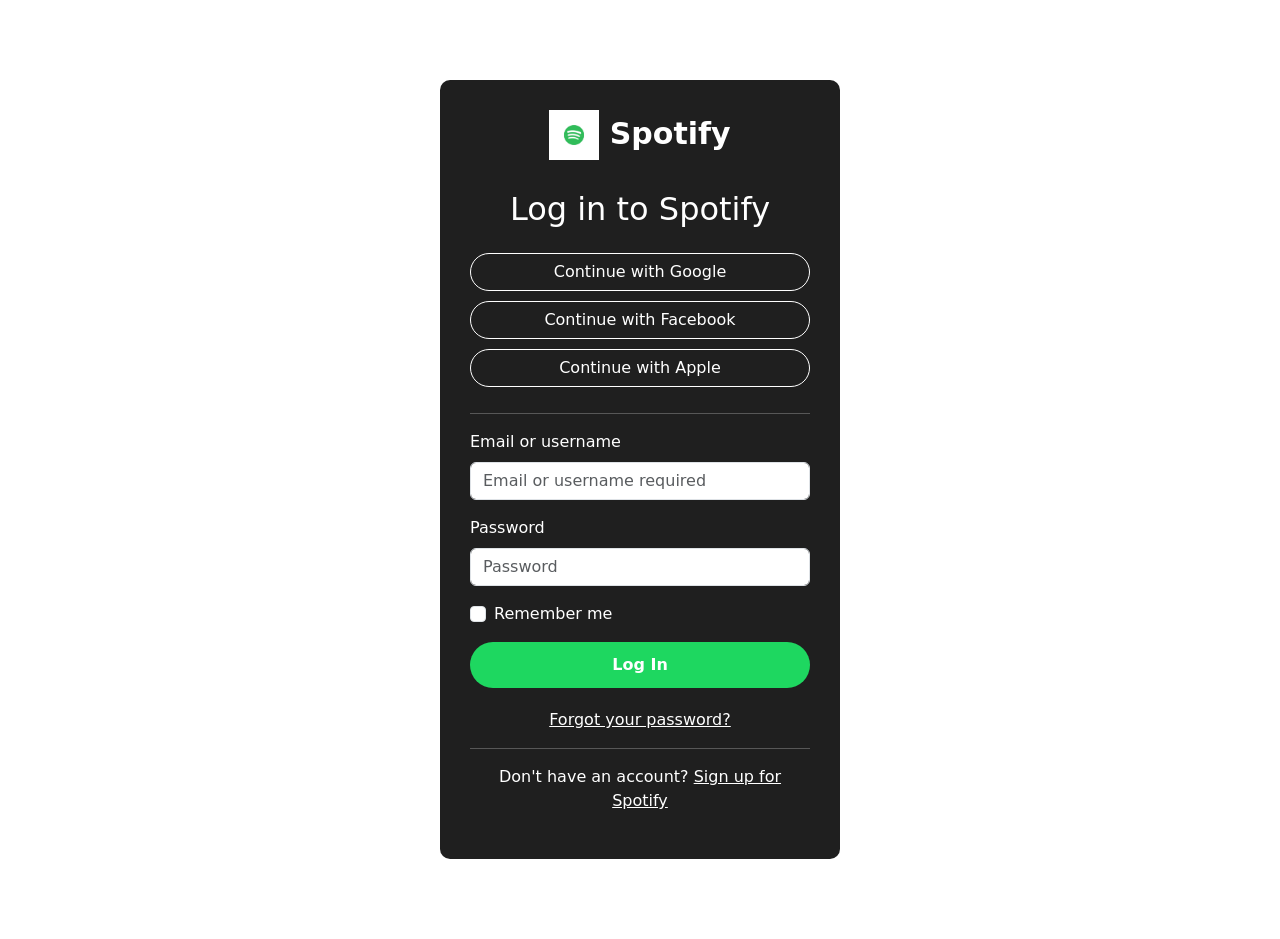
<file: index.html>
<!DOCTYPE html>
<html lang="en">

<head>
    <meta charset="UTF-8">
    <meta name="viewport" content="width=device-width, initial-scale=1.0">
    <title>Spotify Login</title>
    <link href="https://cdn.jsdelivr.net/npm/bootstrap@5.3.3/dist/css/bootstrap.min.css" rel="stylesheet">
    <link rel="stylesheet" href="style.css">
</head>

<body>
    <div class="container">
        <div class="login-box">
            <div class="logo">
                <span><img src="images.jpg" alt="" width="50px"></span> Spotify
            </div>
            <h2>Log in to Spotify</h2>
            <button class="btn social-btn">
                Continue with Google
            </button>
            <button class="btn social-btn">
                Continue with Facebook
            </button>
            <button class="btn social-btn">
                Continue with Apple
            </button>
            <hr>
            <form>
                <div class="mb-3">
                    <label class="form-label">Email or username</label>
                    <input type="email" class="form-control" placeholder="Email or username required">
                </div>
                <div class="mb-3">
                    <label class="form-label">Password</label>
                    <input type="password" class="form-control" placeholder="Password">
                </div>
                <div class="form-check mb-3">
                    <input class="form-check-input" type="checkbox" id="remember">
                    <label class="form-check-label" for="remember">
                        Remember me
                    </label>
                </div>
                <a href="./login.html">
                    <button type="submit" class="btn login-btn">
                        Log In
                    </button>
                </a>

            </form>
            <a href="#" class="forgot">
                Forgot your password?
            </a>
            <hr>
            <p class="signup-text">
                Don't have an account?
                <a href="#">Sign up for Spotify</a>
            </p>
        </div>
    </div>
</body>

</html>
</file>
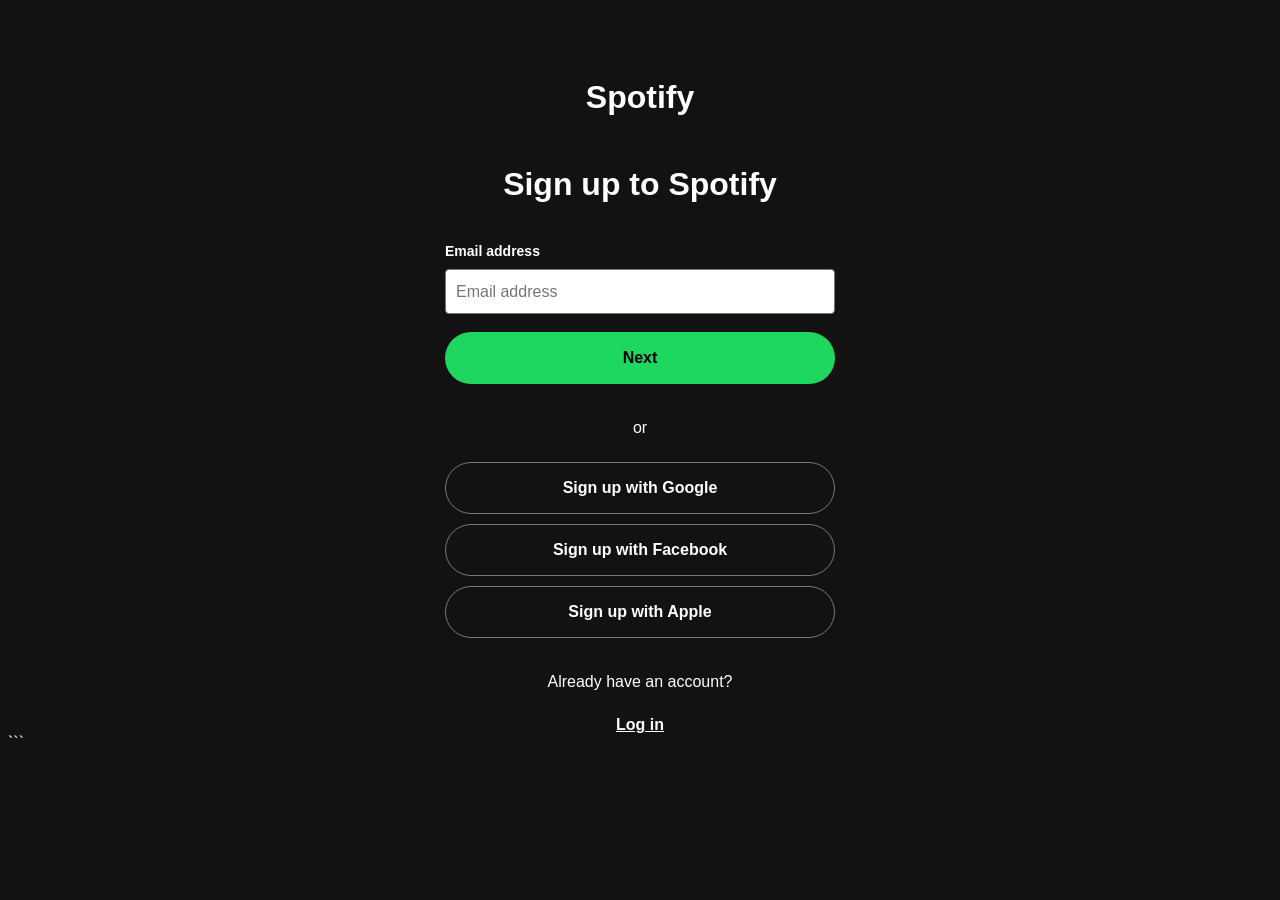
<file: signup.html>
<!DOCTYPE html>
<html>
<head>
    <title>Spotify Sign Up</title>
    <link rel="stylesheet" href="signup.css">
</head>
<body>

<div class="box">

    <h1>Spotify</h1>

    <h2>Sign up to Spotify</h2>

    <label>Email address</label>

    <input type="email" placeholder="Email address">

    <button>Next</button>

    <p>or</p>

    <button class="other">Sign up with Google</button>

    <button class="other">Sign up with Facebook</button>

    <button class="other">Sign up with Apple</button>

    <p>Already have an account?</p>

    <a href="index.html">Log in</a>

</div>

</body>
</html>
```
</file>
<file: style.css>
body{
    background-color:white;
    color:white;
}
.login-box{
    width:400px;
    background-color:#1f1f1f;
    padding:30px;
    margin:80px auto;
    border-radius:10px;
}
.logo{
    text-align:center;
    font-size:30px;
    font-weight:bold;
    margin-bottom:30px;
}
h2{
    text-align:center;
    margin-bottom:25px;
}
.social-btn{
    width:100%;
    margin-bottom:10px;
    border:1px solid white;
    color:white;
    border-radius:25px;
}
.form-control{
    background-color:white;
    color:black;
}
.login-btn{
    width:100%;
    background-color:#1ed760;
    color:white;
    border-radius:25px;
    padding:10px;
    font-weight:bold;
}
.forgot{
    display:block;
    text-align:center;
    color:white;
    margin-top:20px;
}
.signup-text{
    text-align:center;
}
.signup-text a{
    color:white;
}
</file>
<file: signup.css>
body{
    background-color:#121212;
    color:white;
    font-family:Arial;
}

.box{
    width:390px;
    margin:auto;
    padding-top:50px;
    text-align:center;
}

h1{
    font-size:32px;
    margin-bottom:50px;
}

h2{
    font-size:32px;
    margin-bottom:40px;
}

label{
    display:block;
    text-align:left;
    font-size:14px;
    font-weight:bold;
    margin-bottom:10px;
}

input{
    width:100%;
    height:45px;
    border:1px solid #777;
    border-radius:4px;
    padding-left:10px;
    font-size:16px;
    box-sizing:border-box;
    margin-bottom:18px;
}

button{
    width:100%;
    height:52px;
    border:none;
    border-radius:30px;
    background-color:#1ed760;
    color:black;
    font-size:16px;
    font-weight:bold;
    margin-bottom:10px;
}

.other{
    background-color:#121212;
    color:white;
    border:1px solid #777;
}

p{
    margin:25px;
    font-size:16px;
}

a{
    color:white;
    font-weight:bold;
}
</file>
